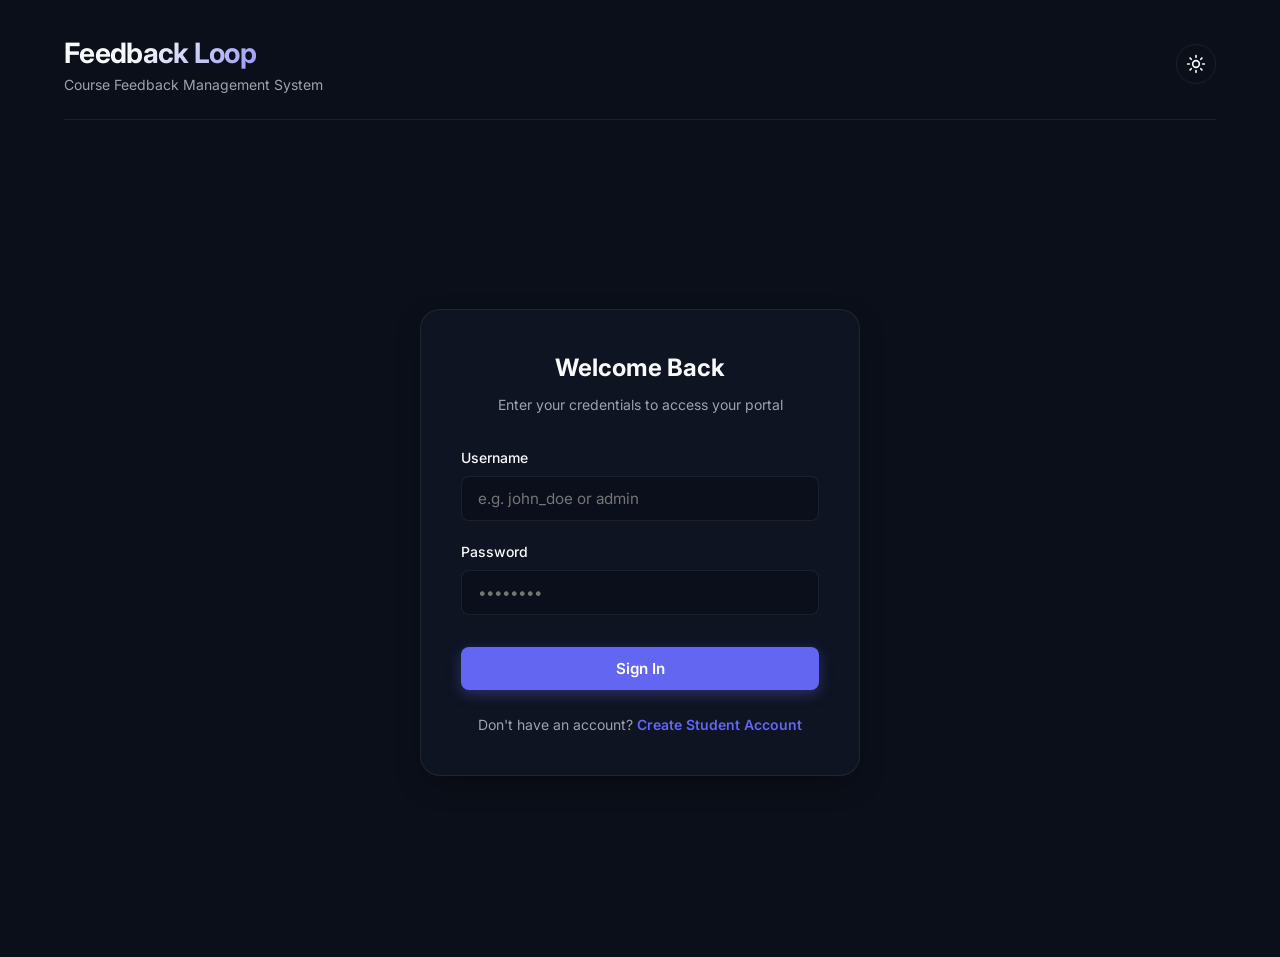
<file: index.html>
<!DOCTYPE html>
<html lang="en">
<head>
    <meta charset="UTF-8">
    <meta name="viewport" content="width=device-width, initial-scale=1.0">
    <meta name="description" content="Sign in to the Course Feedback Management System to submit student reviews or manage academic course evaluations.">
    <title>Sign In - Course Feedback Management System</title>
    <link rel="stylesheet" href="css/style.css">
</head>
<body class="animate-fade-in">
    <div class="app-container">
        <!-- Header area with theme toggle -->
        <header>
            <div class="logo-section">
                <h1>Feedback Loop</h1>
                <p>Course Feedback Management System</p>
            </div>
            <div class="header-controls">
                <button id="theme-toggle" class="theme-toggle-btn" aria-label="Toggle Theme"></button>
            </div>
        </header>

        <main class="auth-wrapper">
            <div class="auth-card">
                <div class="auth-header">
                    <h2>Welcome Back</h2>
                    <p>Enter your credentials to access your portal</p>
                </div>

                <!-- Dynamic Notification / Alert Containers -->
                <div id="auth-alert" class="alert alert-danger" style="display: none;" role="alert"></div>

                <form id="login-form">
                    <div class="form-group">
                        <label for="username">Username</label>
                        <input type="text" id="username" name="username" class="input-control" required placeholder="e.g. john_doe or admin" autocomplete="username">
                    </div>
                    
                    <div class="form-group">
                        <label for="password">Password</label>
                        <input type="password" id="password" name="password" class="input-control" required placeholder="••••••••" autocomplete="current-password">
                    </div>

                    <div class="form-actions">
                        <button type="submit" id="btn-login-submit" class="btn btn-primary btn-full">Sign In</button>
                    </div>
                </form>

                <div class="auth-footer">
                    Don't have an account? <a href="register.html">Create Student Account</a>
                </div>
            </div>
        </main>
    </div>

    <!-- Scripts -->
    <script src="js/app.js"></script>
    <script src="js/auth.js"></script>
    <script>
        // Check for registered success query param
        const urlParams = new URLSearchParams(window.location.search);
        if (urlParams.get('registered') === 'success') {
            const alertBox = document.getElementById('auth-alert');
            if (alertBox) {
                showAlert(alertBox, 'Registration successful! You can now log in.', 'success');
            }
        }
    </script>
</body>
</html>
</file>
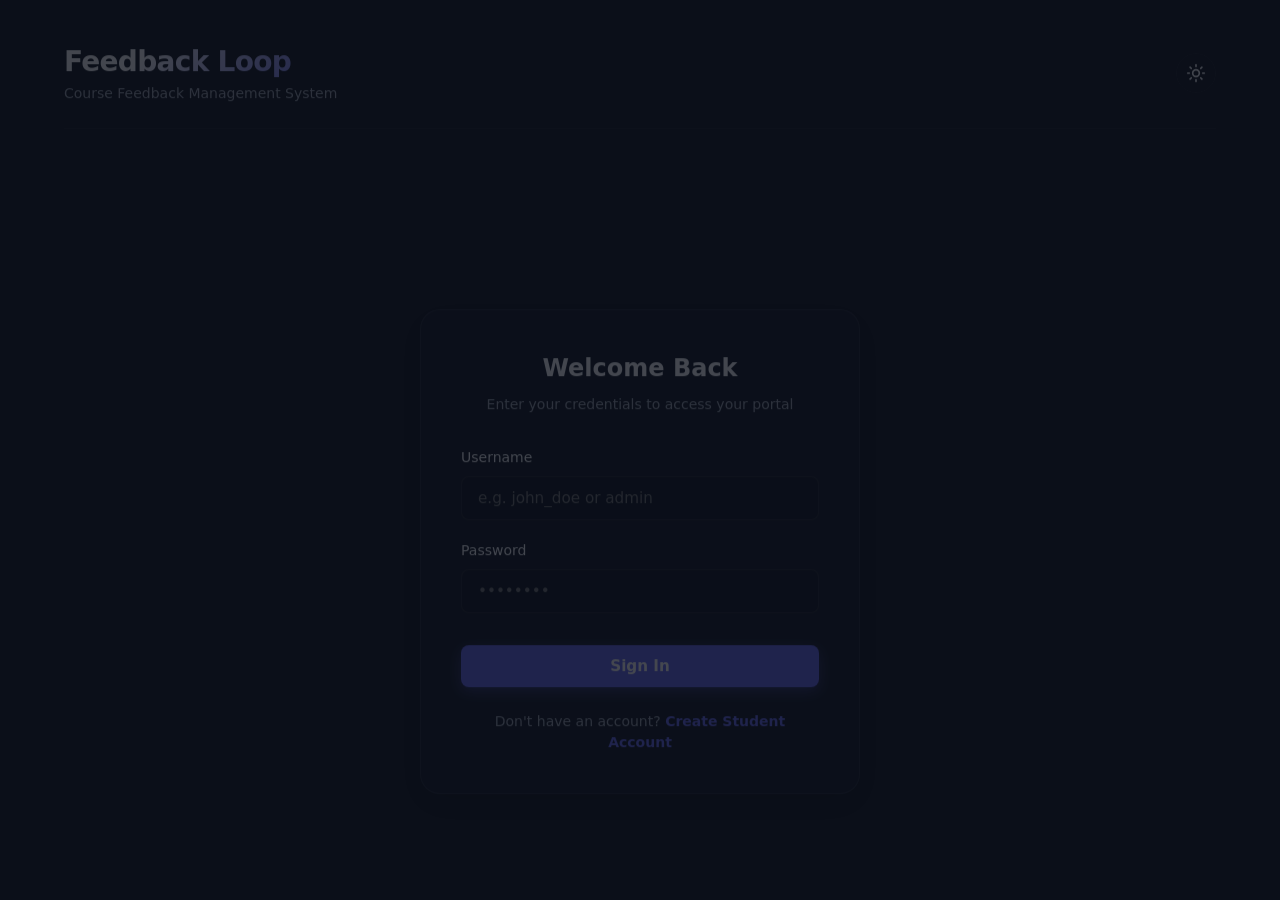
<file: admin_dashboard.html>
<!DOCTYPE html>
<html lang="en">
<head>
    <meta charset="UTF-8">
    <meta name="viewport" content="width=device-width, initial-scale=1.0">
    <meta name="description" content="Administrator portal for managing academic courses, monitoring evaluation metrics, and moderating student feedback reviews.">
    <title>Administrator Control Panel - Course Feedback Management System</title>
    <link rel="stylesheet" href="css/style.css">
</head>
<body class="animate-fade-in">
    <div class="app-container">
        <!-- Dashboard Header -->
        <header>
            <div class="logo-section">
                <h1>Feedback Loop</h1>
                <p>Welcome back, <strong id="admin-display-name">Administrator</strong> <span class="badge badge-admin">Administrator</span></p>
            </div>
            <div class="header-controls">
                <button id="theme-toggle" class="theme-toggle-btn" aria-label="Toggle Theme"></button>
                <button onclick="logoutUser()" class="btn btn-secondary btn-sm" id="btn-logout">Sign Out</button>
            </div>
        </header>

        <main class="admin-layout">
            <!-- Top Metric Analytics Summary Cards -->
            <section class="stats-row" aria-label="Overview Statistics">
                <div class="stat-card">
                    <div class="stat-icon" aria-hidden="true">📚</div>
                    <div class="stat-details">
                        <h4>Total Courses</h4>
                        <div class="stat-number" id="stat-total-courses">0</div>
                    </div>
                </div>

                <div class="stat-card">
                    <div class="stat-icon" aria-hidden="true">💬</div>
                    <div class="stat-details">
                        <h4>Total Reviews</h4>
                        <div class="stat-number" id="stat-total-feedbacks">0</div>
                    </div>
                </div>

                <div class="stat-card">
                    <div class="stat-icon" aria-hidden="true">⭐</div>
                    <div class="stat-details">
                        <h4>Average Rating</h4>
                        <div class="stat-number" id="stat-avg-rating">0 ★</div>
                    </div>
                </div>
            </section>

            <!-- Course Management Section -->
            <section class="card-panel">
                <div class="card-header-flex">
                    <div>
                        <h3>Course Management</h3>
                        <p class="text-muted" style="font-size: 0.9rem;">Add, edit course curricula, or remove obsolete courses</p>
                    </div>
                    <button type="button" id="btn-add-course-modal" class="btn btn-primary btn-sm">
                        + Add New Course
                    </button>
                </div>

                <div id="no-courses-state" class="empty-state" style="display: none;">
                    <div class="empty-state-icon">📚</div>
                    <p>No courses found. Click "+ Add New Course" above to create one.</p>
                </div>

                <div id="courses-grid" class="admin-courses-grid">
                    <!-- Populated dynamically via JS -->
                </div>
            </section>

            <!-- Feedback Review Section -->
            <section class="card-panel">
                <div class="card-header-flex">
                    <div>
                        <h3>Student Feedback Reviews</h3>
                        <p class="text-muted" style="font-size: 0.9rem;">Review submitted evaluations and ratings across all courses</p>
                    </div>
                </div>

                <!-- Search / Filter Form -->
                <form id="feedback-search-form" class="search-form">
                    <div class="search-input-wrapper">
                        <input type="text" id="feedback-search-input" class="input-control" placeholder="Search by course code, professor, student name, or comment keywords...">
                    </div>
                    <button type="submit" class="btn btn-secondary">Search</button>
                    <button type="button" id="btn-clear-search" class="btn btn-secondary">Clear</button>
                </form>

                <div id="no-feedback-state" class="empty-state" style="display: none;">
                    <div class="empty-state-icon">🔍</div>
                    <p>No student feedback records matched your query.</p>
                </div>

                <div id="admin-feedbacks-table-wrapper" class="table-responsive">
                    <table class="data-table">
                        <thead>
                            <tr>
                                <th>Course</th>
                                <th>Student</th>
                                <th>Rating</th>
                                <th>Comments</th>
                                <th>Submitted Date</th>
                            </tr>
                        </thead>
                        <tbody id="admin-feedbacks-tbody">
                            <!-- Populated dynamically via JS -->
                        </tbody>
                    </table>
                </div>
            </section>
        </main>
    </div>

    <!-- Add Course Modal -->
    <div id="add-course-modal" class="modal-overlay" role="dialog" aria-modal="true" aria-labelledby="add-course-title">
        <div class="modal-content">
            <div class="modal-header">
                <h3 id="add-course-title">Add New Course</h3>
                <button type="button" class="modal-close" aria-label="Close Modal">&times;</button>
            </div>
            <form id="add-course-form">
                <div class="form-group">
                    <label for="add-course-code">Course Code</label>
                    <input type="text" id="add-course-code" name="course_code" class="input-control" required placeholder="e.g. CS401" style="text-transform: uppercase;">
                </div>

                <div class="form-group">
                    <label for="add-course-name">Course Title</label>
                    <input type="text" id="add-course-name" name="course_name" class="input-control" required placeholder="e.g. Artificial Intelligence & Machine Learning">
                </div>

                <div class="form-group">
                    <label for="add-course-instructor">Instructor Name</label>
                    <input type="text" id="add-course-instructor" name="instructor" class="input-control" required placeholder="e.g. Prof. Marvin Minsky">
                </div>

                <div class="modal-footer">
                    <button type="button" class="btn btn-secondary btn-close-modal">Cancel</button>
                    <button type="submit" id="btn-submit-add-course" class="btn btn-primary">Add Course</button>
                </div>
            </form>
        </div>
    </div>

    <!-- Edit Course Modal -->
    <div id="edit-course-modal" class="modal-overlay" role="dialog" aria-modal="true" aria-labelledby="edit-course-title">
        <div class="modal-content">
            <div class="modal-header">
                <h3 id="edit-course-title">Edit Course Details</h3>
                <button type="button" class="modal-close" aria-label="Close Modal">&times;</button>
            </div>
            <form id="edit-course-form">
                <input type="hidden" id="edit-course-id" name="id">

                <div class="form-group">
                    <label for="edit-course-code">Course Code</label>
                    <input type="text" id="edit-course-code" name="course_code" class="input-control" required style="text-transform: uppercase;">
                </div>

                <div class="form-group">
                    <label for="edit-course-name">Course Title</label>
                    <input type="text" id="edit-course-name" name="course_name" class="input-control" required>
                </div>

                <div class="form-group">
                    <label for="edit-course-instructor">Instructor Name</label>
                    <input type="text" id="edit-course-instructor" name="instructor" class="input-control" required>
                </div>

                <div class="modal-footer">
                    <button type="button" class="btn btn-secondary btn-close-modal">Cancel</button>
                    <button type="submit" id="btn-submit-edit-course" class="btn btn-primary">Update Course</button>
                </div>
            </form>
        </div>
    </div>

    <!-- Scripts -->
    <script src="js/app.js"></script>
    <script src="js/auth.js"></script>
    <script src="js/admin.js"></script>
</body>
</html>
</file>
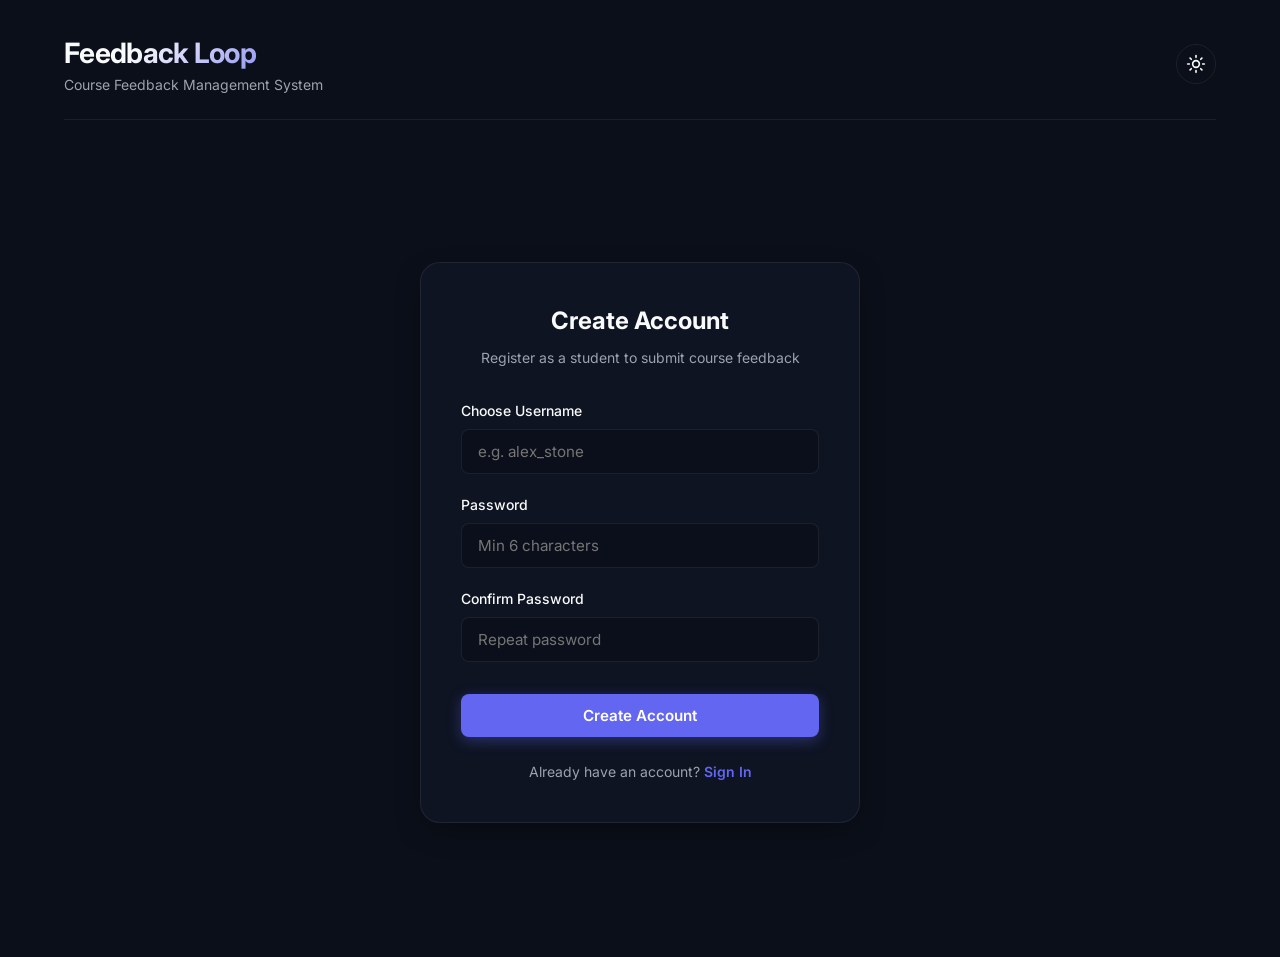
<file: register.html>
<!DOCTYPE html>
<html lang="en">
<head>
    <meta charset="UTF-8">
    <meta name="viewport" content="width=device-width, initial-scale=1.0">
    <meta name="description" content="Create a student account on the Course Feedback Management System to submit ratings and feedback for your academic courses.">
    <title>Student Registration - Course Feedback Management System</title>
    <link rel="stylesheet" href="css/style.css">
</head>
<body class="animate-fade-in">
    <div class="app-container">
        <!-- Header -->
        <header>
            <div class="logo-section">
                <h1>Feedback Loop</h1>
                <p>Course Feedback Management System</p>
            </div>
            <div class="header-controls">
                <button id="theme-toggle" class="theme-toggle-btn" aria-label="Toggle Theme"></button>
            </div>
        </header>

        <main class="auth-wrapper">
            <div class="auth-card">
                <div class="auth-header">
                    <h2>Create Account</h2>
                    <p>Register as a student to submit course feedback</p>
                </div>

                <!-- Alert container -->
                <div id="auth-alert" class="alert alert-danger" style="display: none;" role="alert"></div>

                <form id="register-form">
                    <div class="form-group">
                        <label for="username">Choose Username</label>
                        <input type="text" id="username" name="username" class="input-control" required placeholder="e.g. alex_stone" minlength="3" autocomplete="username">
                    </div>
                    
                    <div class="form-group">
                        <label for="password">Password</label>
                        <input type="password" id="password" name="password" class="input-control" required placeholder="Min 6 characters" minlength="6" autocomplete="new-password">
                    </div>

                    <div class="form-group">
                        <label for="confirm_password">Confirm Password</label>
                        <input type="password" id="confirm_password" name="confirm_password" class="input-control" required placeholder="Repeat password" minlength="6" autocomplete="new-password">
                    </div>

                    <div class="form-actions">
                        <button type="submit" id="btn-register-submit" class="btn btn-primary btn-full">Create Account</button>
                    </div>
                </form>

                <div class="auth-footer">
                    Already have an account? <a href="index.html">Sign In</a>
                </div>
            </div>
        </main>
    </div>

    <!-- Scripts -->
    <script src="js/app.js"></script>
    <script src="js/auth.js"></script>
</body>
</html>
</file>
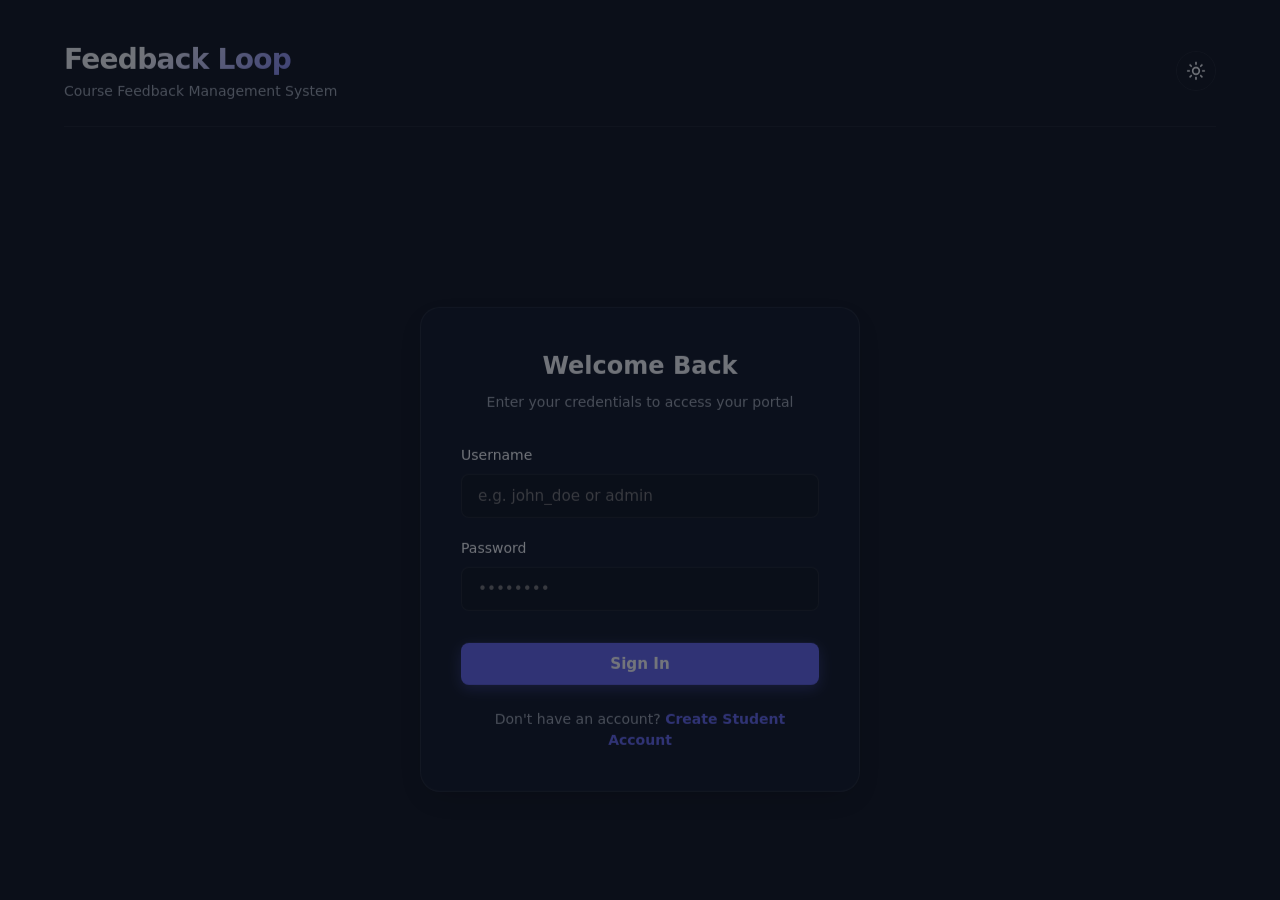
<file: student_dashboard.html>
<!DOCTYPE html>
<html lang="en">
<head>
    <meta charset="UTF-8">
    <meta name="viewport" content="width=device-width, initial-scale=1.0">
    <meta name="description" content="Student portal to evaluate academic courses, submit 5-star ratings, write comments, and manage submitted reviews.">
    <title>Student Portal - Course Feedback Management System</title>
    <link rel="stylesheet" href="css/style.css">
</head>
<body class="animate-fade-in">
    <div class="app-container">
        <!-- Dashboard Header -->
        <header>
            <div class="logo-section">
                <h1>Feedback Loop</h1>
                <p>Welcome back, <strong id="student-display-name">Student</strong> <span class="badge badge-student">Student</span></p>
            </div>
            <div class="header-controls">
                <button id="theme-toggle" class="theme-toggle-btn" aria-label="Toggle Theme"></button>
                <button onclick="logoutUser()" class="btn btn-secondary btn-sm" id="btn-logout">Sign Out</button>
            </div>
        </header>

        <!-- Dashboard Body Grid -->
        <main class="dashboard-grid">
            <!-- Left Side: Submit Course Feedback (Create Operation) -->
            <section class="card-panel">
                <h3>Submit Feedback</h3>
                
                <div id="all-completed-state" class="empty-state" style="display: none;">
                    <div class="empty-state-icon">🎉</div>
                    <p>You have submitted feedback for all available courses! Outstanding job.</p>
                </div>

                <div id="feedback-form-container">
                    <form id="feedback-submission-form">
                        <div class="form-group">
                            <label for="course_id">Select Course</label>
                            <select id="course_id" name="course_id" class="input-control" required>
                                <option value="" disabled selected>Loading courses...</option>
                            </select>
                        </div>

                        <div class="form-group">
                            <label>Rating</label>
                            <div class="star-rating">
                                <input type="radio" id="star5" name="rating" value="5" required>
                                <label for="star5" title="5 stars - Excellent">★</label>
                                <input type="radio" id="star4" name="rating" value="4">
                                <label for="star4" title="4 stars - Good">★</label>
                                <input type="radio" id="star3" name="rating" value="3">
                                <label for="star3" title="3 stars - Average">★</label>
                                <input type="radio" id="star2" name="rating" value="2">
                                <label for="star2" title="2 stars - Poor">★</label>
                                <input type="radio" id="star1" name="rating" value="1">
                                <label for="star1" title="1 star - Terrible">★</label>
                            </div>
                        </div>

                        <div class="form-group">
                            <label for="comments">Feedback & Comments</label>
                            <textarea id="comments" name="comments" class="input-control" rows="4" required placeholder="Share your experience regarding the course content, assignments, and professor..."></textarea>
                        </div>

                        <div class="form-actions">
                            <button type="submit" id="btn-submit-feedback" class="btn btn-primary btn-full">Submit Feedback</button>
                        </div>
                    </form>
                </div>
            </section>

            <!-- Right Side: My Feedbacks List (Read, Update, Delete) -->
            <section class="card-panel">
                <h3>My Submitted Feedback</h3>
                
                <div id="no-feedback-state" class="empty-state" style="display: none;">
                    <div class="empty-state-icon">📝</div>
                    <p>You have not submitted any feedback yet. Choose a course on the left to get started!</p>
                </div>

                <div id="feedbacks-table-wrapper" class="table-responsive">
                    <table class="data-table">
                        <thead>
                            <tr>
                                <th>Course</th>
                                <th>Rating</th>
                                <th>Comments</th>
                                <th>Date</th>
                                <th class="text-right">Actions</th>
                            </tr>
                        </thead>
                        <tbody id="my-feedbacks-tbody">
                            <!-- Populated dynamically via JS -->
                        </tbody>
                    </table>
                </div>
            </section>
        </main>
    </div>

    <!-- Edit Feedback Modal Dialog -->
    <div id="edit-feedback-modal" class="modal-overlay" role="dialog" aria-modal="true" aria-labelledby="edit-feedback-title">
        <div class="modal-content">
            <div class="modal-header">
                <h3 id="edit-feedback-title">Edit Course Feedback</h3>
                <button type="button" class="modal-close" aria-label="Close Modal">&times;</button>
            </div>
            <form id="edit-feedback-form">
                <input type="hidden" id="edit-feedback-id" name="id">
                
                <div class="form-group">
                    <label>Course</label>
                    <div id="edit-modal-course-name" class="static-value-badge">Loading...</div>
                </div>

                <div class="form-group">
                    <label>Rating</label>
                    <div class="star-rating">
                        <input type="radio" id="edit-star5" name="edit_rating" value="5" required>
                        <label for="edit-star5" title="5 stars - Excellent">★</label>
                        <input type="radio" id="edit-star4" name="edit_rating" value="4">
                        <label for="edit-star4" title="4 stars - Good">★</label>
                        <input type="radio" id="edit-star3" name="edit_rating" value="3">
                        <label for="edit-star3" title="3 stars - Average">★</label>
                        <input type="radio" id="edit-star2" name="edit_rating" value="2">
                        <label for="edit-star2" title="2 stars - Poor">★</label>
                        <input type="radio" id="edit-star1" name="edit_rating" value="1">
                        <label for="edit-star1" title="1 star - Terrible">★</label>
                    </div>
                </div>

                <div class="form-group">
                    <label for="edit-feedback-comments">Updated Comments</label>
                    <textarea id="edit-feedback-comments" name="comments" class="input-control" rows="4" required></textarea>
                </div>

                <div class="modal-footer">
                    <button type="button" class="btn btn-secondary btn-close-modal">Cancel</button>
                    <button type="submit" id="btn-save-feedback-edit" class="btn btn-primary">Save Changes</button>
                </div>
            </form>
        </div>
    </div>

    <!-- Delete Confirmation Modal Dialog -->
    <div id="delete-feedback-modal" class="modal-overlay" role="dialog" aria-modal="true" aria-labelledby="delete-feedback-title">
        <div class="modal-content" style="max-width: 420px;">
            <div class="modal-header">
                <h3 id="delete-feedback-title">Delete Feedback</h3>
                <button type="button" class="modal-close" aria-label="Close Modal">&times;</button>
            </div>
            <div style="margin-bottom: 1.5rem;">
                <p>Are you sure you want to delete your review for <strong id="delete-modal-course-name">this course</strong>?</p>
                <p class="text-muted" style="font-size: 0.85rem; margin-top: 0.5rem;">This action cannot be undone.</p>
            </div>
            <input type="hidden" id="delete-feedback-id">
            <div class="modal-footer">
                <button type="button" class="btn btn-secondary btn-close-modal">Cancel</button>
                <button type="button" id="btn-confirm-delete-feedback" class="btn btn-danger">Delete Review</button>
            </div>
        </div>
    </div>

    <!-- Scripts -->
    <script src="js/app.js"></script>
    <script src="js/auth.js"></script>
    <script src="js/student.js"></script>
</body>
</html>
</file>
<file: css/style.css>
@import url('https://fonts.googleapis.com/css2?family=Inter:wght@300;400;500;600;700&display=swap');

/* ==========================================================================
   CSS Variables & Themes
   ========================================================================== */
:root {
    --bg-primary: #0b0f19;
    --bg-secondary: #111827;
    --bg-card: rgba(17, 24, 39, 0.7);
    --bg-card-hover: rgba(23, 31, 50, 0.85);
    --text-primary: #f9fafb;
    --text-secondary: #9ca3af;
    --border-color: rgba(255, 255, 255, 0.07);
    --border-focus: rgba(99, 102, 241, 0.5);
    
    --accent-color: #6366f1; /* Indigo */
    --accent-hover: #4f46e5;
    --accent-glow: rgba(99, 102, 241, 0.35);
    
    --star-color: #f59e0b; /* Amber */
    --star-empty: #4b5563;
    
    --success: #10b981; /* Emerald */
    --success-bg: rgba(16, 185, 129, 0.1);
    --danger: #f43f5e; /* Rose */
    --danger-bg: rgba(244, 63, 94, 0.1);
    --warning: #eab308; /* Yellow */
    --warning-bg: rgba(234, 179, 8, 0.1);

    --font-sans: 'Inter', system-ui, -apple-system, sans-serif;
    --transition-smooth: all 0.3s cubic-bezier(0.4, 0, 0.2, 1);
    --shadow-premium: 0 10px 30px -10px rgba(0, 0, 0, 0.5);
}

.light-theme {
    --bg-primary: #f3f4f6;
    --bg-secondary: #ffffff;
    --bg-card: rgba(255, 255, 255, 0.8);
    --bg-card-hover: rgba(255, 255, 255, 0.95);
    --text-primary: #111827;
    --text-secondary: #4b5563;
    --border-color: rgba(0, 0, 0, 0.07);
    --border-focus: rgba(79, 70, 229, 0.5);
    
    --accent-color: #4f46e5;
    --accent-hover: #4338ca;
    --accent-glow: rgba(79, 70, 229, 0.2);
    
    --star-empty: #d1d5db;
    
    --success-bg: rgba(16, 185, 129, 0.08);
    --danger-bg: rgba(244, 63, 94, 0.08);
    --warning-bg: rgba(234, 179, 8, 0.08);
    --shadow-premium: 0 10px 30px -10px rgba(0, 0, 0, 0.1);
}

/* ==========================================================================
   Reset & Base Styles
   ========================================================================== */
* {
    margin: 0;
    padding: 0;
    box-sizing: border-box;
}

body {
    background-color: var(--bg-primary);
    color: var(--text-primary);
    font-family: var(--font-sans);
    line-height: 1.5;
    transition: var(--transition-smooth);
    min-height: 100vh;
    overflow-x: hidden;
}

/* Scrollbar Customization */
::-webkit-scrollbar {
    width: 8px;
}
::-webkit-scrollbar-track {
    background: var(--bg-primary);
}
::-webkit-scrollbar-thumb {
    background: var(--border-color);
    border-radius: 4px;
}
::-webkit-scrollbar-thumb:hover {
    background: var(--accent-color);
}

/* ==========================================================================
   Animations
   ========================================================================== */
@keyframes fadeIn {
    from { opacity: 0; transform: translateY(12px); }
    to { opacity: 1; transform: translateY(0); }
}

@keyframes pulseGlow {
    0%, 100% { box-shadow: 0 0 15px var(--accent-glow); }
    50% { box-shadow: 0 0 25px rgba(99, 102, 241, 0.6); }
}

.animate-fade-in {
    animation: fadeIn 0.4s cubic-bezier(0.16, 1, 0.3, 1) forwards;
}

/* ==========================================================================
   Layout & Container Components
   ========================================================================== */
.app-container {
    max-width: 1200px;
    margin: 0 auto;
    padding: 2rem 1.5rem;
}

header {
    display: flex;
    justify-content: space-between;
    align-items: center;
    margin-bottom: 2.5rem;
    padding-bottom: 1.5rem;
    border-bottom: 1px solid var(--border-color);
}

.logo-section h1 {
    font-size: 1.75rem;
    font-weight: 700;
    background: linear-gradient(135deg, var(--text-primary) 30%, var(--accent-color));
    -webkit-background-clip: text;
    -webkit-text-fill-color: transparent;
    letter-spacing: -0.025em;
}

.logo-section p {
    font-size: 0.875rem;
    color: var(--text-secondary);
}

.header-controls {
    display: flex;
    align-items: center;
    gap: 1rem;
}

/* ==========================================================================
   Auth Page Layout (Login & Register)
   ========================================================================== */
.auth-wrapper {
    display: flex;
    justify-content: center;
    align-items: center;
    min-height: 85vh;
}

.auth-card {
    background: var(--bg-card);
    backdrop-filter: blur(16px);
    -webkit-backdrop-filter: blur(16px);
    border: 1px solid var(--border-color);
    padding: 2.5rem;
    border-radius: 1.25rem;
    width: 100%;
    max-width: 440px;
    box-shadow: var(--shadow-premium);
    transition: var(--transition-smooth);
}

.auth-header {
    text-align: center;
    margin-bottom: 2rem;
}

.auth-header h2 {
    font-size: 1.5rem;
    font-weight: 700;
    margin-bottom: 0.5rem;
}

.auth-header p {
    font-size: 0.875rem;
    color: var(--text-secondary);
}

/* ==========================================================================
   Form Controls
   ========================================================================== */
.form-group {
    margin-bottom: 1.25rem;
}

.form-group label {
    display: block;
    font-size: 0.875rem;
    font-weight: 500;
    margin-bottom: 0.5rem;
    color: var(--text-primary);
}

.input-control {
    width: 100%;
    background-color: rgba(0, 0, 0, 0.2);
    border: 1px solid var(--border-color);
    border-radius: 0.5rem;
    padding: 0.75rem 1rem;
    color: var(--text-primary);
    font-family: var(--font-sans);
    font-size: 0.95rem;
    transition: var(--transition-smooth);
}

.light-theme .input-control {
    background-color: rgba(0, 0, 0, 0.03);
}

.input-control:focus {
    outline: none;
    border-color: var(--accent-color);
    box-shadow: 0 0 0 3px var(--border-focus);
}

.form-actions {
    margin-top: 2rem;
}

/* Buttons */
.btn {
    display: inline-flex;
    align-items: center;
    justify-content: center;
    gap: 0.5rem;
    font-family: var(--font-sans);
    font-weight: 600;
    font-size: 0.95rem;
    padding: 0.75rem 1.25rem;
    border-radius: 0.5rem;
    border: none;
    cursor: pointer;
    transition: var(--transition-smooth);
    text-decoration: none;
}

.btn-primary {
    background-color: var(--accent-color);
    color: white;
    box-shadow: 0 4px 14px var(--accent-glow);
}

.btn-primary:hover {
    background-color: var(--accent-hover);
    transform: translateY(-1px);
}

.btn-secondary {
    background-color: transparent;
    color: var(--text-primary);
    border: 1px solid var(--border-color);
}

.btn-secondary:hover {
    background-color: var(--border-color);
}

.btn-danger {
    background-color: var(--danger);
    color: white;
}

.btn-danger:hover {
    background-color: #e11d48;
}

.btn-sm {
    padding: 0.4rem 0.8rem;
    font-size: 0.85rem;
    border-radius: 0.375rem;
}

.btn-full {
    width: 100%;
}

.auth-footer {
    text-align: center;
    margin-top: 1.5rem;
    font-size: 0.875rem;
    color: var(--text-secondary);
}

.auth-footer a {
    color: var(--accent-color);
    text-decoration: none;
    font-weight: 600;
}

.auth-footer a:hover {
    text-decoration: underline;
}

/* ==========================================================================
   Alerts & Badges
   ========================================================================== */
.alert {
    padding: 0.75rem 1rem;
    border-radius: 0.5rem;
    font-size: 0.875rem;
    margin-bottom: 1.5rem;
    display: flex;
    align-items: center;
    gap: 0.5rem;
    border: 1px solid transparent;
}

.alert-success {
    background-color: var(--success-bg);
    color: var(--success);
    border-color: rgba(16, 185, 129, 0.2);
}

.alert-danger {
    background-color: var(--danger-bg);
    color: var(--danger);
    border-color: rgba(244, 63, 94, 0.2);
}

.alert-warning {
    background-color: var(--warning-bg);
    color: var(--warning);
    border-color: rgba(234, 179, 8, 0.2);
}

.badge {
    display: inline-flex;
    padding: 0.25rem 0.5rem;
    font-size: 0.75rem;
    font-weight: 600;
    border-radius: 9999px;
    text-transform: uppercase;
}

.badge-student {
    background-color: var(--accent-glow);
    color: var(--accent-color);
}

.badge-admin {
    background-color: rgba(245, 158, 11, 0.15);
    color: #f59e0b;
}

/* ==========================================================================
   Interactive Stars Component
   ========================================================================== */
.star-rating,
.star-rating-widget {
    display: inline-flex;
    flex-direction: row-reverse;
    justify-content: flex-end;
    align-items: center;
    gap: 0.5rem;
    margin: 0.25rem 0;
}

.star-rating input,
.star-rating-widget input {
    display: none !important;
}

.star-rating label,
.star-rating-widget label {
    font-size: 2.25rem;
    color: var(--star-empty);
    cursor: pointer;
    transition: var(--transition-smooth);
    user-select: none;
    line-height: 1;
    display: inline-block;
    padding: 0 0.1rem;
}

.star-rating label:hover,
.star-rating label:hover ~ label,
.star-rating input:checked ~ label,
.star-rating-widget label:hover,
.star-rating-widget label:hover ~ label,
.star-rating-widget input:checked ~ label {
    color: var(--star-color);
    text-shadow: 0 0 10px rgba(245, 158, 11, 0.5);
}

/* Static Display Stars */
.star-rating-display,
.stars-display {
    display: inline-flex;
    flex-direction: row;
    align-items: center;
    gap: 0.15rem;
    color: var(--star-empty);
    font-size: 1.1rem;
    line-height: 1;
}

.star-rating-display .star-icon.filled,
.stars-display .star-icon.filled,
.star-rating-display .filled {
    color: var(--star-color);
}

.star-empty {
    color: var(--star-empty);
}

/* ==========================================================================
   Dashboard Page Styles
   ========================================================================== */
.dashboard-grid {
    display: grid;
    grid-template-columns: 340px 1fr;
    gap: 2rem;
    align-items: start;
}

@media (max-width: 900px) {
    .dashboard-grid {
        grid-template-columns: 1fr;
    }
}

.card-panel {
    background: var(--bg-card);
    backdrop-filter: blur(12px);
    -webkit-backdrop-filter: blur(12px);
    border: 1px solid var(--border-color);
    border-radius: 1rem;
    padding: 1.5rem;
    box-shadow: var(--shadow-premium);
}

.card-panel h3 {
    font-size: 1.25rem;
    font-weight: 600;
    margin-bottom: 1.25rem;
    border-bottom: 1px solid var(--border-color);
    padding-bottom: 0.75rem;
}

/* Custom Table / Record Grid styles */
.records-header {
    display: flex;
    justify-content: space-between;
    align-items: center;
    margin-bottom: 1.5rem;
    gap: 1rem;
    flex-wrap: wrap;
}

.search-wrapper {
    position: relative;
    max-width: 320px;
    width: 100%;
}

.search-wrapper input {
    padding-left: 2.25rem;
}

.search-icon {
    position: absolute;
    left: 0.8rem;
    top: 50%;
    transform: translateY(-50%);
    color: var(--text-secondary);
    pointer-events: none;
}

/* Grid Layout for Records */
.records-container {
    display: grid;
    grid-template-columns: 1fr;
    gap: 1rem;
}

.feedback-card, .course-card {
    background: var(--bg-card);
    border: 1px solid var(--border-color);
    border-radius: 0.75rem;
    padding: 1.25rem;
    transition: var(--transition-smooth);
    display: flex;
    flex-direction: column;
    justify-content: space-between;
    gap: 1rem;
}

.feedback-card:hover, .course-card:hover {
    background: var(--bg-card-hover);
    border-color: rgba(99, 102, 241, 0.25);
    transform: translateY(-2px);
    box-shadow: 0 8px 20px -5px rgba(0, 0, 0, 0.2);
}

.feedback-meta, .course-meta {
    display: flex;
    justify-content: space-between;
    align-items: flex-start;
}

.course-info h4 {
    font-size: 1.1rem;
    font-weight: 600;
}

.course-code-tag {
    font-size: 0.75rem;
    font-weight: 700;
    background-color: var(--accent-glow);
    color: var(--accent-color);
    padding: 0.2rem 0.5rem;
    border-radius: 0.25rem;
    display: inline-block;
    margin-bottom: 0.4rem;
}

.feedback-student-meta {
    font-size: 0.8rem;
    color: var(--text-secondary);
    display: flex;
    gap: 0.5rem;
    align-items: center;
}

.feedback-comment {
    font-size: 0.95rem;
    color: var(--text-primary);
    white-space: pre-line;
}

.record-actions {
    display: flex;
    justify-content: flex-end;
    gap: 0.75rem;
    border-top: 1px solid var(--border-color);
    padding-top: 0.75rem;
    margin-top: 0.5rem;
}

/* Empty State styling */
.empty-state {
    text-align: center;
    padding: 3rem 1.5rem;
    color: var(--text-secondary);
}

.empty-state-icon {
    font-size: 3rem;
    margin-bottom: 1rem;
    color: var(--border-focus);
}

/* ==========================================================================
   Modals
   ========================================================================== */
.modal-overlay {
    position: fixed;
    top: 0;
    left: 0;
    right: 0;
    bottom: 0;
    background-color: rgba(0, 0, 0, 0.6);
    backdrop-filter: blur(8px);
    -webkit-backdrop-filter: blur(8px);
    display: flex;
    justify-content: center;
    align-items: center;
    z-index: 1000;
    opacity: 0;
    visibility: hidden;
    transition: opacity 0.25s ease, visibility 0.25s ease;
}

.modal-overlay.active {
    opacity: 1;
    visibility: visible;
}

.modal-content {
    background: var(--bg-secondary);
    border: 1px solid var(--border-color);
    width: 100%;
    max-width: 500px;
    border-radius: 1rem;
    padding: 2rem;
    box-shadow: 0 20px 40px -10px rgba(0, 0, 0, 0.6);
    transform: scale(0.95);
    transition: transform 0.25s cubic-bezier(0.34, 1.56, 0.64, 1);
}

.modal-overlay.active .modal-content {
    transform: scale(1);
}

.modal-header {
    display: flex;
    justify-content: space-between;
    align-items: center;
    margin-bottom: 1.5rem;
    border-bottom: 1px solid var(--border-color);
    padding-bottom: 0.75rem;
}

.modal-header h3 {
    font-size: 1.25rem;
    font-weight: 600;
}

.modal-close {
    background: transparent;
    border: none;
    font-size: 1.5rem;
    color: var(--text-secondary);
    cursor: pointer;
    transition: var(--transition-smooth);
}

.modal-close:hover {
    color: var(--text-primary);
}

/* Grid layout for Course management cards (Admin) */
.admin-courses-grid {
    display: grid;
    grid-template-columns: repeat(auto-fill, minmax(280px, 1fr));
    gap: 1.25rem;
}

.theme-toggle-btn {
    background: none;
    border: 1px solid var(--border-color);
    color: var(--text-primary);
    width: 2.5rem;
    height: 2.5rem;
    border-radius: 50%;
    display: flex;
    align-items: center;
    justify-content: center;
    cursor: pointer;
    transition: var(--transition-smooth);
}

.theme-toggle-btn:hover {
    background-color: var(--border-color);
    border-color: var(--accent-color);
}

/* ==========================================================================
   Admin Dashboard & Statistics
   ========================================================================== */
.stats-row {
    display: grid;
    grid-template-columns: repeat(auto-fit, minmax(220px, 1fr));
    gap: 1.25rem;
    margin-bottom: 2.5rem;
}

.stat-card {
    background: var(--bg-card);
    border: 1px solid var(--border-color);
    border-radius: 0.75rem;
    padding: 1.5rem;
    display: flex;
    align-items: center;
    gap: 1rem;
    box-shadow: var(--shadow-premium);
    transition: var(--transition-smooth);
}

.stat-card:hover {
    transform: translateY(-2px);
    border-color: var(--border-focus);
}

.stat-icon {
    width: 3.5rem;
    height: 3.5rem;
    border-radius: 0.5rem;
    background-color: var(--accent-glow);
    color: var(--accent-color);
    display: flex;
    align-items: center;
    justify-content: center;
    font-size: 1.5rem;
    font-weight: 700;
}

.stat-details h4 {
    font-size: 0.85rem;
    color: var(--text-secondary);
    text-transform: uppercase;
    letter-spacing: 0.05em;
}

.stat-details .stat-number {
    font-size: 1.75rem;
    font-weight: 700;
    line-height: 1.2;
    margin-top: 0.25rem;
}

.admin-layout {
    display: grid;
    grid-template-columns: 1fr;
    gap: 2.5rem;
}

/* Search bar styling */
.search-form {
    display: flex;
    gap: 0.75rem;
    margin-bottom: 1.5rem;
}

.search-input-wrapper {
    flex: 1;
    position: relative;
}

/* Toast notifications */
.toast-container {
    position: fixed;
    bottom: 1.5rem;
    right: 1.5rem;
    z-index: 2000;
    display: flex;
    flex-direction: column;
    gap: 0.75rem;
    pointer-events: none;
}

.toast {
    background: var(--bg-secondary);
    color: var(--text-primary);
    border: 1px solid var(--border-color);
    border-radius: 0.5rem;
    padding: 0.875rem 1.25rem;
    box-shadow: var(--shadow-premium);
    display: flex;
    align-items: center;
    gap: 0.75rem;
    pointer-events: auto;
    animation: fadeIn 0.3s cubic-bezier(0.16, 1, 0.3, 1) forwards;
    min-width: 280px;
    max-width: 400px;
}

.toast.toast-success {
    border-left: 4px solid var(--success);
}

.toast.toast-error {
    border-left: 4px solid var(--danger);
}

.toast.toast-warning {
    border-left: 4px solid var(--warning);
}
</file>
